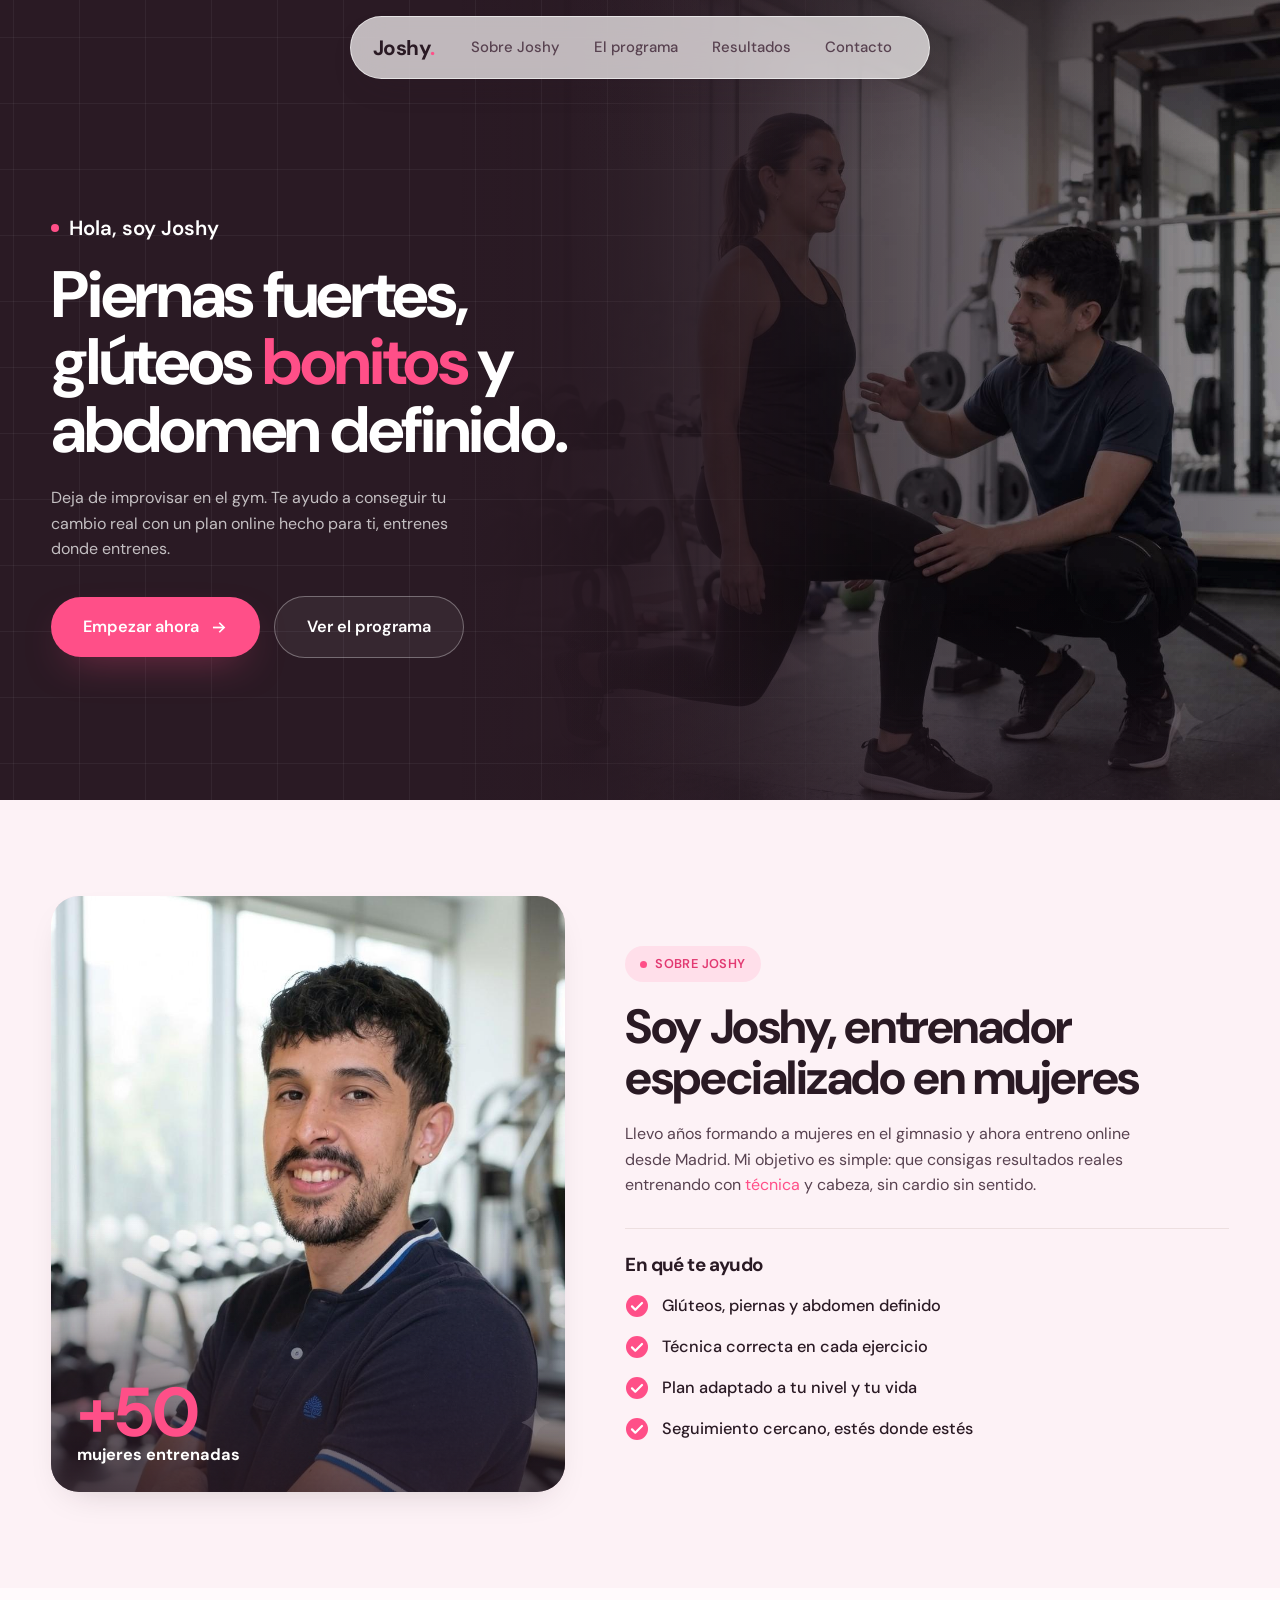
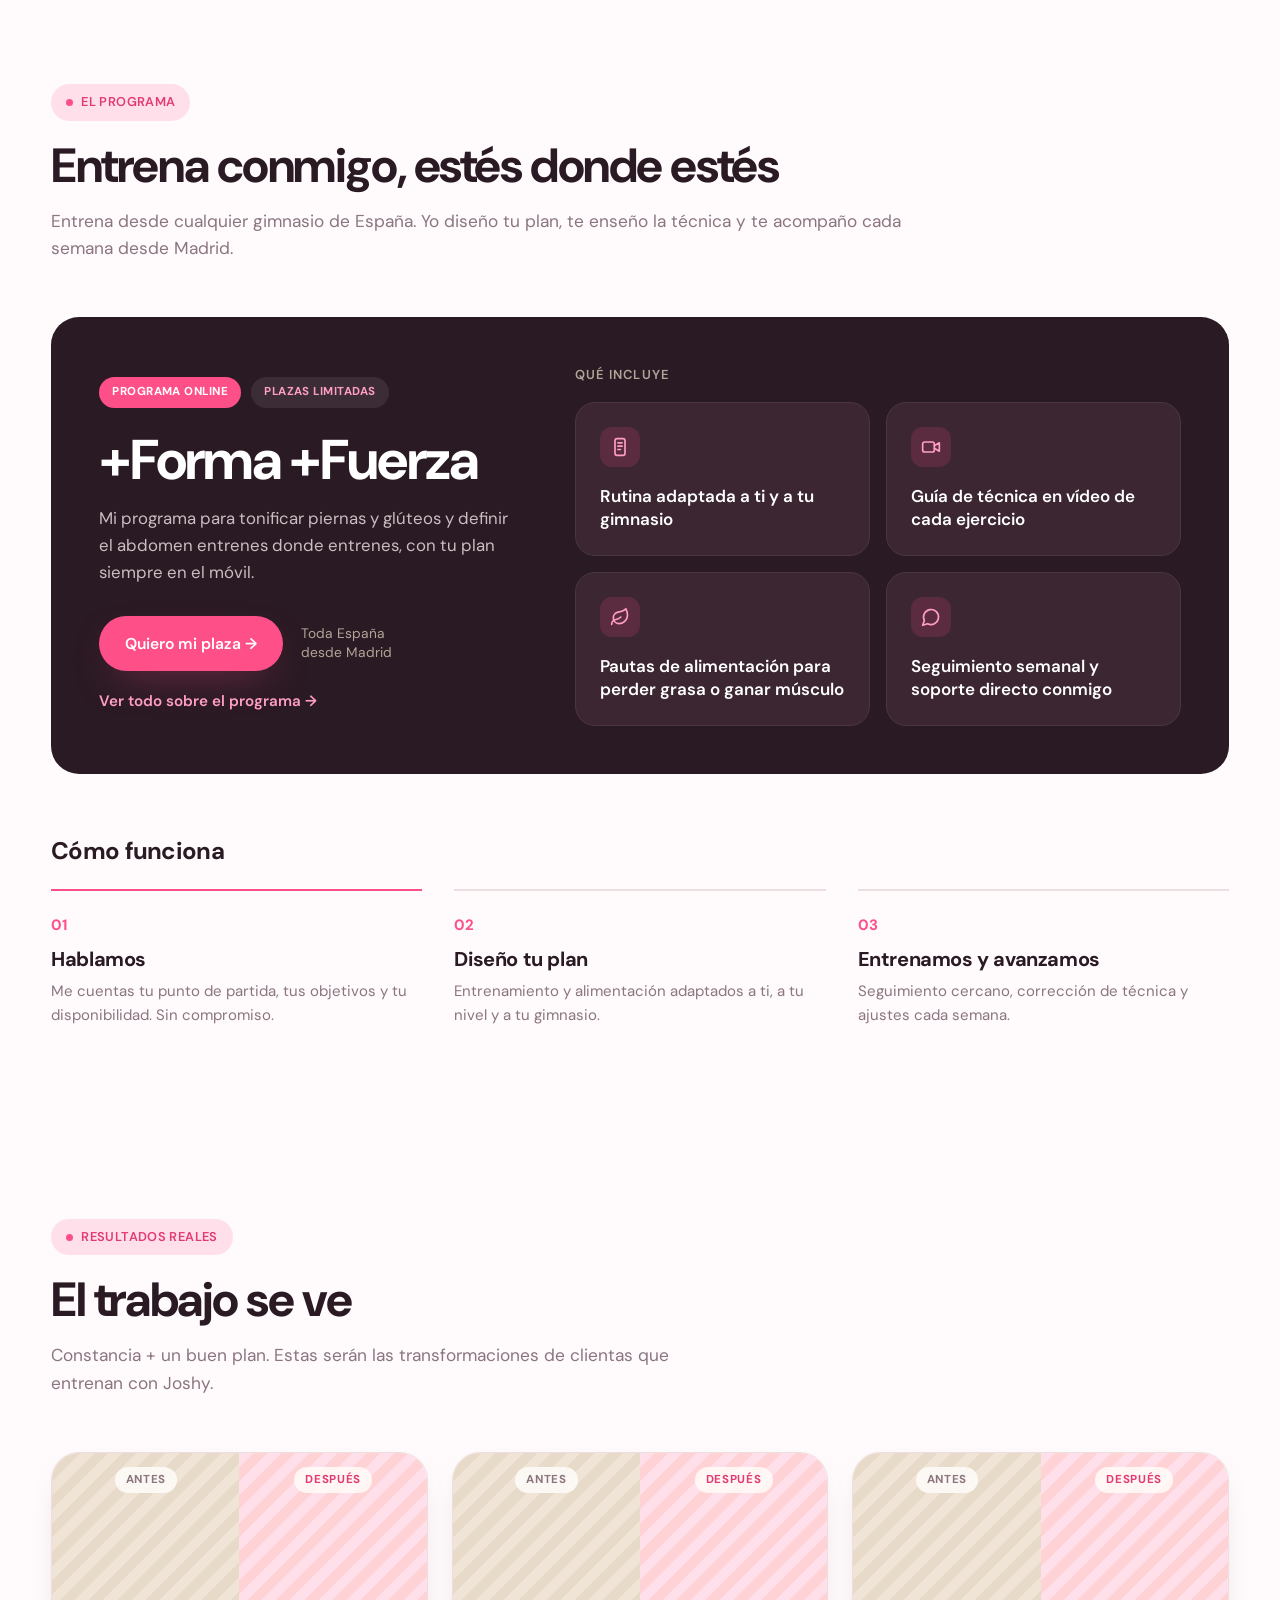
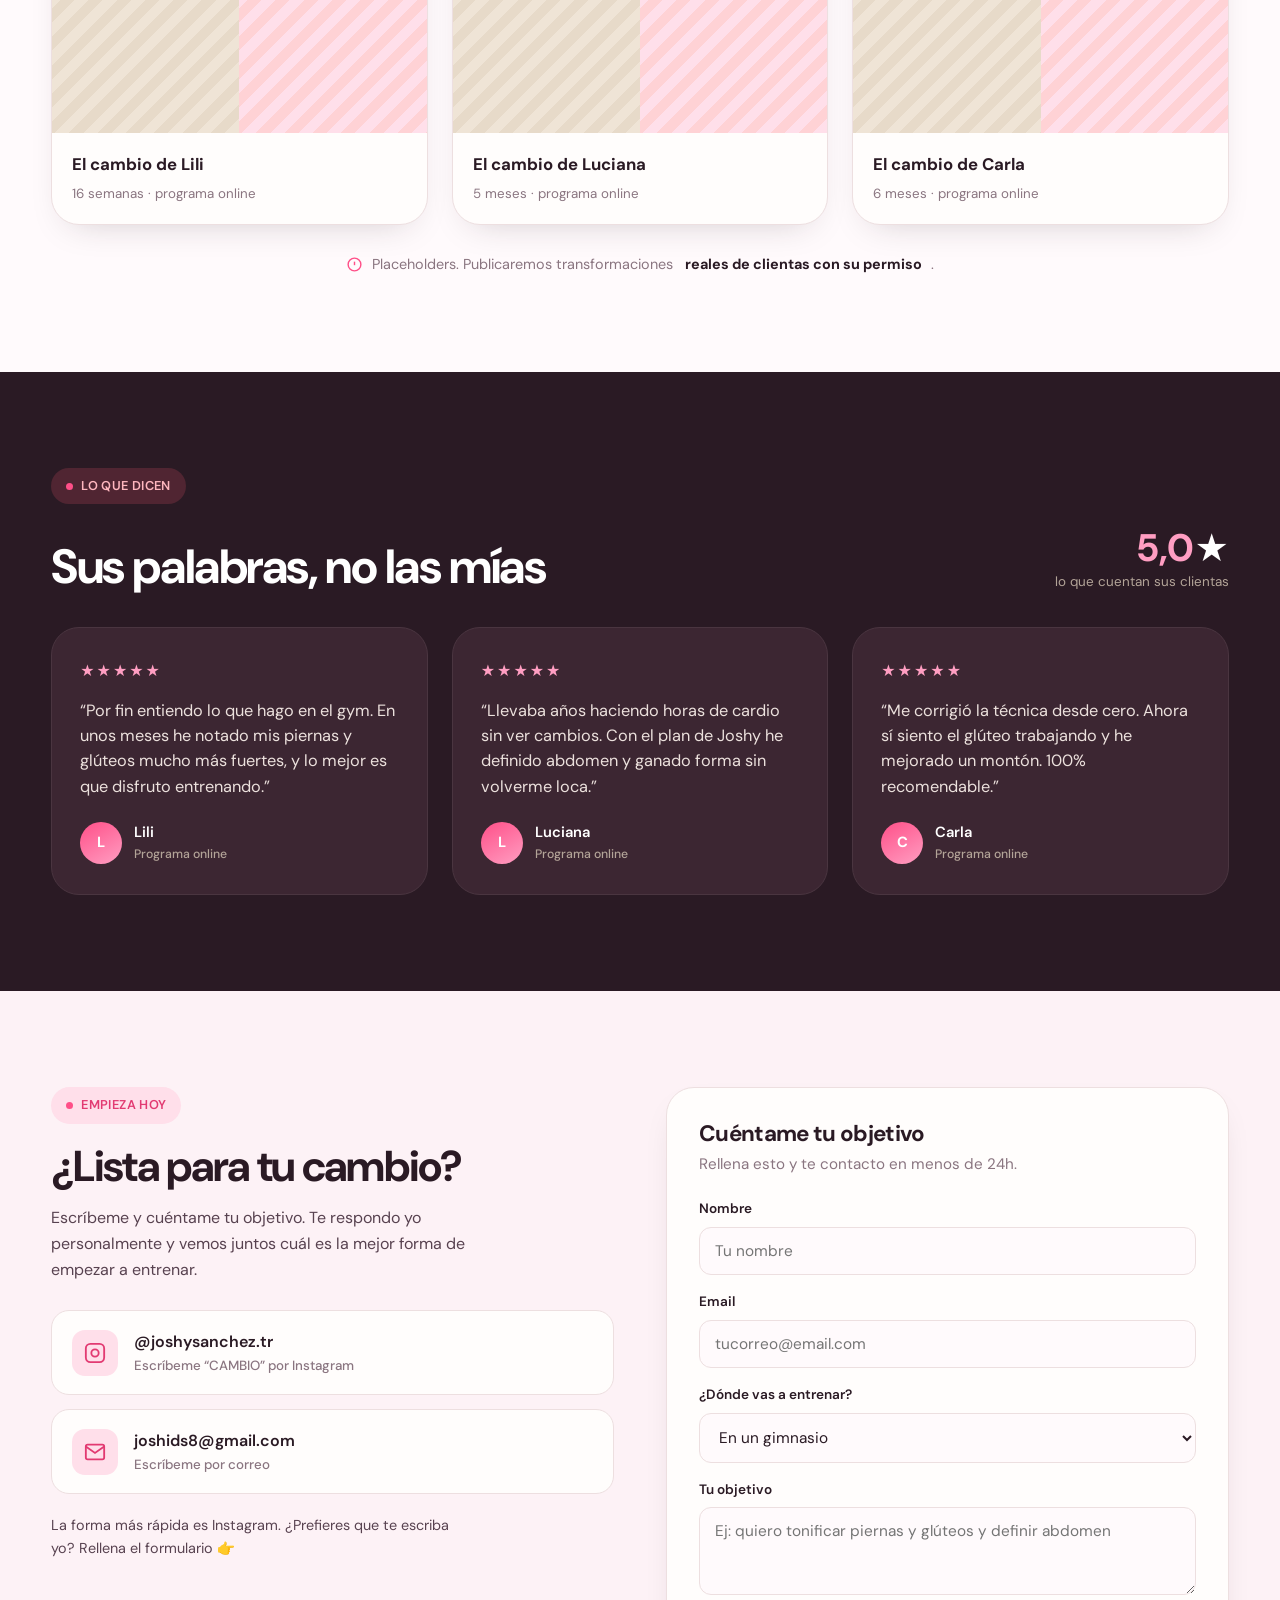
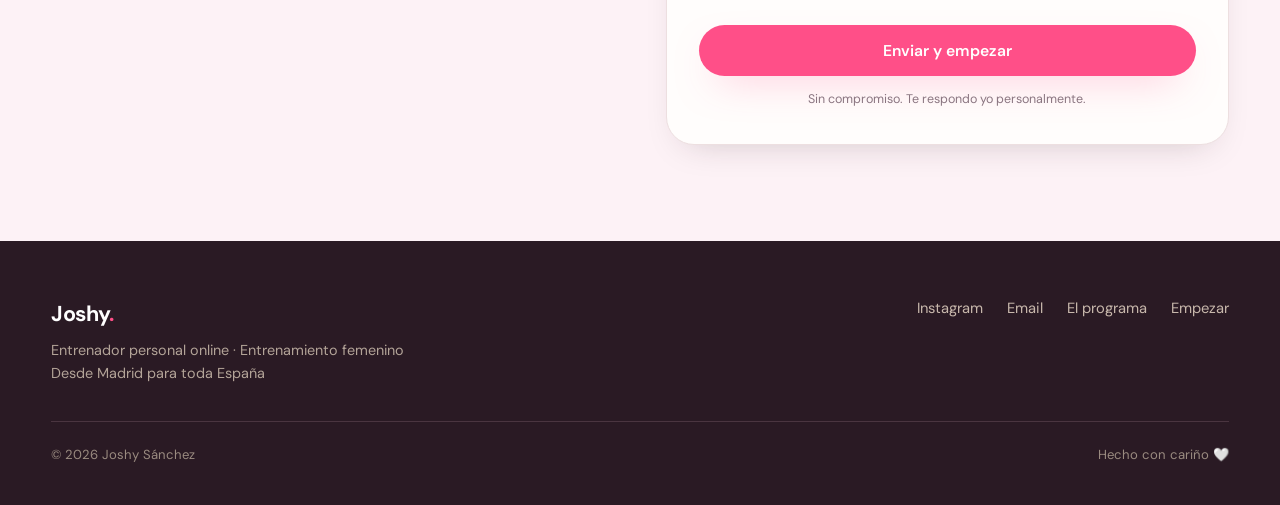
<file: index.html>
<!DOCTYPE html>
<html lang="es">
<head>
<meta charset="UTF-8" />
<meta name="viewport" content="width=device-width, initial-scale=1.0" />
<title>Joshy Sánchez · Entrenador personal online para mujeres | Desde Madrid para toda España</title>
<meta name="description" content="Joshy Sánchez, entrenador personal online especializado en entrenamiento femenino: glúteos, piernas y abdomen definido con foco en la técnica. Programa online +Forma +Fuerza para toda España, desde Madrid." />
<meta name="author" content="Joshy Sánchez" />
<meta name="theme-color" content="#fffafc" />
<link rel="canonical" href="https://joshysancheztrainer.com/" />

<!-- Favicons (Joshy) -->
<link rel="icon" href="favicon.ico?v=3" sizes="any" />
<link rel="icon" type="image/png" sizes="32x32" href="favicon-32.png?v=3" />
<link rel="icon" type="image/png" sizes="16x16" href="favicon-16.png?v=3" />
<link rel="icon" type="image/png" sizes="192x192" href="favicon-192.png?v=3" />
<link rel="apple-touch-icon" sizes="180x180" href="apple-touch-icon.png?v=3" />

<!-- Open Graph / social -->
<meta property="og:type" content="website" />
<meta property="og:locale" content="es_ES" />
<meta property="og:site_name" content="Joshy Sánchez · Entrenador personal" />
<meta property="og:title" content="Joshy Sánchez · Entrenador personal online para mujeres | Desde Madrid para toda España" />
<meta property="og:description" content="Entrenamiento femenino online con foco en la técnica: glúteos, piernas y abdomen definido. Programa +Forma +Fuerza para toda España, desde Madrid." />
<meta property="og:url" content="https://joshysancheztrainer.com/" />
<meta property="og:image" content="https://joshysancheztrainer.com/images/Joshy-portrait.jpeg" />
<meta name="twitter:card" content="summary_large_image" />

<link rel="preconnect" href="https://fonts.googleapis.com" />
<link rel="preconnect" href="https://fonts.gstatic.com" crossorigin />
<link href="https://fonts.googleapis.com/css2?family=DM+Sans:ital,opsz,wght@0,9..40,400;0,9..40,500;0,9..40,600;0,9..40,700;1,9..40,400;1,9..40,500&display=swap" rel="stylesheet" />

<!-- Structured data for AI search / SEO -->
<script type="application/ld+json">
{
  "@context": "https://schema.org",
  "@graph": [
    {
      "@type": "Person",
      "@id": "https://joshysancheztrainer.com/#joshy",
      "name": "Joshy Sánchez",
      "jobTitle": "Entrenador personal online",
      "description": "Entrenador personal online especializado en entrenamiento femenino: glúteos, piernas y abdomen definido con foco en la técnica. Desde Madrid para toda España.",
      "url": "https://joshysancheztrainer.com/",
      "image": "https://joshysancheztrainer.com/images/Joshy-portrait.jpeg",
      "email": "joshids8@gmail.com",
      "sameAs": ["https://www.instagram.com/joshysanchez.tr/"],
      "knowsAbout": ["Entrenamiento de fuerza", "Entrenamiento femenino", "Hipertrofia de glúteos y piernas", "Técnica de ejercicio", "Nutrición deportiva"],
      "areaServed": "España"
    },
    {
      "@type": "ProfessionalService",
      "@id": "https://joshysancheztrainer.com/#service",
      "name": "Joshy Sánchez · Entrenamiento personal online para mujeres",
      "image": "https://joshysancheztrainer.com/images/Joshy-portrait.jpeg",
      "url": "https://joshysancheztrainer.com/",
      "email": "joshids8@gmail.com",
      "priceRange": "€€",
      "founder": {"@id": "https://joshysancheztrainer.com/#joshy"},
      "areaServed": {"@type": "Country", "name": "España"},
      "sameAs": ["https://www.instagram.com/joshysanchez.tr/"],
      "hasOfferCatalog": {
        "@type": "OfferCatalog",
        "name": "Programa online de Joshy",
        "itemListElement": [
          {"@type": "Offer", "itemOffered": {"@type": "Service", "@id": "https://joshysancheztrainer.com/programa/#service", "url": "https://joshysancheztrainer.com/programa/", "name": "Programa online +Forma +Fuerza", "description": "Rutina adaptada a ti y a tu gimnasio, guía de técnica en vídeo, pautas de alimentación y seguimiento directo, para toda España."}}
        ]
      }
    }
  ]
}
</script>

<link rel="stylesheet" href="styles.css" />
</head>
<body>

<!-- ============ NAV ============ -->
<header>
  <div class="wrap">
    <nav>
      <a class="brand" href="#top" aria-label="Joshy Sánchez — inicio">Joshy<span>.</span></a>
      <div class="nav-links">
        <a href="#sobre">Sobre Joshy</a>
        <a href="#metodos">El programa</a>
        <a href="#resultados">Resultados</a>
        <a href="#contacto">Contacto</a>
      </div>
      <a class="nav-cta" href="#contacto">Empezar mi cambio</a>
    </nav>
  </div>
</header>

<!-- ============ HERO ============ -->
<section class="hero" id="top">
  <div class="hero-media">
    <img src="images/Joshy-training.jpeg" alt="Joshy Sánchez, entrenador personal online, en el gimnasio" />
  </div>
  <div class="hero-overlay"></div>
  <div class="hero-grid-lines"></div>
  <div class="wrap">
    <div class="hero-content reveal">
      <p class="hero-hi"><span class="d"></span>Hola, soy Joshy</p>
      <h1>Piernas fuertes, glúteos <em>bonitos</em> y abdomen definido.</h1>
      <p class="lead">Deja de improvisar en el gym. Te ayudo a conseguir tu cambio real con un plan online hecho para ti, entrenes donde entrenes.</p>
      <div class="hero-cta">
        <a class="btn btn-primary btn-lg" href="#contacto">
          Empezar ahora
          <svg class="icon" viewBox="0 0 24 24" fill="none" stroke="currentColor" stroke-width="2.2"><path d="M5 12h14"/><path d="m13 6 6 6-6 6"/></svg>
        </a>
        <a class="btn btn-ghost-light btn-lg" href="#metodos">Ver el programa</a>
      </div>
    </div>
  </div>
</section>

<!-- ============ ABOUT ============ -->
<section class="block about" id="sobre">
  <div class="wrap about-grid">
    <div class="about-photo reveal">
      <img src="images/Joshy-portrait.jpeg" alt="Retrato de Joshy Sánchez, entrenador personal" />
      <div class="about-stat"><span class="big">+50</span><span class="lbl">mujeres entrenadas</span></div>
    </div>
    <div class="about-text reveal">
      <span class="eyebrow"><span class="d"></span>Sobre Joshy</span>
      <h2>Soy Joshy, entrenador especializado en mujeres</h2>
      <p>Llevo años formando a mujeres en el gimnasio y ahora entreno online desde Madrid. Mi objetivo es simple: que consigas resultados reales entrenando con <em>técnica</em> y cabeza, sin cardio sin sentido.</p>
      <hr class="about-div" />
      <h3 class="about-sub">En qué te ayudo</h3>
      <ul class="about-list">
        <li><svg viewBox="0 0 24 24"><circle cx="12" cy="12" r="11" fill="currentColor"/><path d="m7 12.4 3.3 3.3L17 9" fill="none" stroke="#fff" stroke-width="2.2" stroke-linecap="round" stroke-linejoin="round"/></svg>Glúteos, piernas y abdomen definido</li>
        <li><svg viewBox="0 0 24 24"><circle cx="12" cy="12" r="11" fill="currentColor"/><path d="m7 12.4 3.3 3.3L17 9" fill="none" stroke="#fff" stroke-width="2.2" stroke-linecap="round" stroke-linejoin="round"/></svg>Técnica correcta en cada ejercicio</li>
        <li><svg viewBox="0 0 24 24"><circle cx="12" cy="12" r="11" fill="currentColor"/><path d="m7 12.4 3.3 3.3L17 9" fill="none" stroke="#fff" stroke-width="2.2" stroke-linecap="round" stroke-linejoin="round"/></svg>Plan adaptado a tu nivel y tu vida</li>
        <li><svg viewBox="0 0 24 24"><circle cx="12" cy="12" r="11" fill="currentColor"/><path d="m7 12.4 3.3 3.3L17 9" fill="none" stroke="#fff" stroke-width="2.2" stroke-linecap="round" stroke-linejoin="round"/></svg>Seguimiento cercano, estés donde estés</li>
      </ul>
    </div>
  </div>
</section>

<!-- ============ METHODS ============ -->
<section class="block" id="metodos">
  <div class="wrap">
    <div class="section-head wide reveal">
      <span class="eyebrow"><span class="d"></span>El programa</span>
      <h2>Entrena conmigo, estés donde estés</h2>
      <p>Entrena desde cualquier gimnasio de España. Yo diseño tu plan, te enseño la técnica y te acompaño cada semana desde Madrid.</p>
    </div>
    <div class="program reveal">
      <div>
        <div class="program-tags">
          <span class="tag tag-solid">Programa online</span>
          <span class="tag tag-soft">Plazas limitadas</span>
        </div>
        <h3>+Forma +Fuerza</h3>
        <p class="program-desc">Mi programa para tonificar piernas y glúteos y definir el abdomen entrenes donde entrenes, con tu plan siempre en el móvil.</p>
        <div class="program-cta">
          <a class="btn btn-primary" href="#contacto">Quiero mi plaza →</a>
          <small>Toda España<br />desde Madrid</small>
        </div>
        <a class="program-more" href="programa/">Ver todo sobre el programa →</a>
      </div>
      <div>
        <span class="program-label">Qué incluye</span>
        <div class="program-grid">
          <div class="incl">
            <span class="ic"><svg viewBox="0 0 24 24" fill="none" stroke="currentColor" stroke-width="2" stroke-linecap="round" stroke-linejoin="round"><rect x="6" y="2" width="12" height="20" rx="2.5"/><path d="M9.5 7h5M9.5 11h5M9.5 15h3"/></svg></span>
            <p>Rutina adaptada a ti y a tu gimnasio</p>
          </div>
          <div class="incl">
            <span class="ic"><svg viewBox="0 0 24 24" fill="none" stroke="currentColor" stroke-width="2" stroke-linecap="round" stroke-linejoin="round"><rect x="2" y="6" width="14" height="12" rx="2.5"/><path d="m16 10.5 6-3.5v10l-6-3.5"/></svg></span>
            <p>Guía de técnica en vídeo de cada ejercicio</p>
          </div>
          <div class="incl">
            <span class="ic"><svg viewBox="0 0 24 24" fill="none" stroke="currentColor" stroke-width="2" stroke-linecap="round" stroke-linejoin="round"><path d="M11 20A7 7 0 0 1 9.8 6.1C15.5 5 17 4.48 19 2c1 2 2 4.18 2 8 0 5.5-4.78 10-10 10Z"/><path d="M2 21c0-3 1.85-5.36 5.08-6C9.5 14.52 12 13 13 12"/></svg></span>
            <p>Pautas de alimentación para perder grasa o ganar músculo</p>
          </div>
          <div class="incl">
            <span class="ic"><svg viewBox="0 0 24 24" fill="none" stroke="currentColor" stroke-width="2" stroke-linecap="round" stroke-linejoin="round"><path d="M7.9 20A9 9 0 1 0 4 16.1L2 22Z"/></svg></span>
            <p>Seguimiento semanal y soporte directo conmigo</p>
          </div>
        </div>
      </div>
    </div>
    <h3 class="steps-head reveal">Cómo funciona</h3>
    <div class="steps">
      <div class="step reveal">
        <span class="n">01</span>
        <h4>Hablamos</h4>
        <p>Me cuentas tu punto de partida, tus objetivos y tu disponibilidad. Sin compromiso.</p>
      </div>
      <div class="step reveal">
        <span class="n">02</span>
        <h4>Diseño tu plan</h4>
        <p>Entrenamiento y alimentación adaptados a ti, a tu nivel y a tu gimnasio.</p>
      </div>
      <div class="step reveal">
        <span class="n">03</span>
        <h4>Entrenamos y avanzamos</h4>
        <p>Seguimiento cercano, corrección de técnica y ajustes cada semana.</p>
      </div>
    </div>
  </div>
</section>

<!-- ============ RESULTS (before/after) ============ -->
<section class="block" id="resultados">
  <div class="wrap">
    <div class="section-head reveal">
      <span class="eyebrow"><span class="d"></span>Resultados reales</span>
      <h2>El trabajo se ve</h2>
      <p>Constancia + un buen plan. Estas serán las transformaciones de clientas que entrenan con Joshy.</p>
    </div>
    <div class="ba-grid">
      <div class="ba-card reveal">
        <div class="ba-visual"><div class="ba-half before"><span>Antes</span></div><div class="ba-half after"><span>Después</span></div></div>
        <div class="cap"><strong>El cambio de Lili</strong><small>16 semanas · programa online</small></div>
      </div>
      <div class="ba-card reveal">
        <div class="ba-visual"><div class="ba-half before"><span>Antes</span></div><div class="ba-half after"><span>Después</span></div></div>
        <div class="cap"><strong>El cambio de Luciana</strong><small>5 meses · programa online</small></div>
      </div>
      <div class="ba-card reveal">
        <div class="ba-visual"><div class="ba-half before"><span>Antes</span></div><div class="ba-half after"><span>Después</span></div></div>
        <div class="cap"><strong>El cambio de Carla</strong><small>6 meses · programa online</small></div>
      </div>
    </div>
    <p class="ba-note">
      <svg viewBox="0 0 24 24" fill="none" stroke="currentColor" stroke-width="2"><circle cx="12" cy="12" r="9"/><path d="M12 8v5"/><path d="M12 16h.01"/></svg>
      Placeholders. Publicaremos transformaciones <strong style="color:var(--ink)">&nbsp;reales de clientas con su permiso</strong>.
    </p>
  </div>
</section>

<!-- ============ TESTIMONIALS ============ -->
<section class="block testi" id="testimonios">
  <div class="wrap">
    <div class="section-head reveal" style="max-width:none;margin-bottom:34px">
      <div class="testi-top">
        <div style="max-width:560px">
          <span class="eyebrow"><span class="d"></span>Lo que dicen</span>
          <h2 style="margin-top:18px">Sus palabras, no las mías</h2>
        </div>
        <div class="testi-rating">
          <div class="big">5,0<span style="color:#fff">★</span></div>
          <small>lo que cuentan sus clientas</small>
        </div>
      </div>
    </div>
    <div class="testi-grid">
      <div class="testi-card reveal">
        <div class="stars" aria-label="5 de 5 estrellas">★★★★★</div>
        <p>“Por fin entiendo lo que hago en el gym. En unos meses he notado mis piernas y glúteos mucho más fuertes, y lo mejor es que disfruto entrenando.”</p>
        <div class="who"><span class="av">L</span><span>Lili<small>Programa online</small></span></div>
      </div>
      <div class="testi-card reveal">
        <div class="stars" aria-label="5 de 5 estrellas">★★★★★</div>
        <p>“Llevaba años haciendo horas de cardio sin ver cambios. Con el plan de Joshy he definido abdomen y ganado forma sin volverme loca.”</p>
        <div class="who"><span class="av">L</span><span>Luciana<small>Programa online</small></span></div>
      </div>
      <div class="testi-card reveal">
        <div class="stars" aria-label="5 de 5 estrellas">★★★★★</div>
        <p>“Me corrigió la técnica desde cero. Ahora sí siento el glúteo trabajando y he mejorado un montón. 100% recomendable.”</p>
        <div class="who"><span class="av">C</span><span>Carla<small>Programa online</small></span></div>
      </div>
    </div>
  </div>
</section>

<!-- ============ CONTACT ============ -->
<section class="block contact" id="contacto">
  <div class="wrap contact-grid">
    <div class="contact-copy reveal">
      <span class="eyebrow"><span class="d"></span>Empieza hoy</span>
      <h2 style="margin-top:20px">¿Lista para tu cambio?</h2>
      <p>Escríbeme y cuéntame tu objetivo. Te respondo yo personalmente y vemos juntos cuál es la mejor forma de empezar a entrenar.</p>
      <div class="contact-direct">
        <a href="https://instagram.com/joshysanchez.tr" target="_blank" rel="noopener">
          <span class="ic"><svg viewBox="0 0 24 24" fill="none" stroke="currentColor" stroke-width="2"><rect x="2" y="2" width="20" height="20" rx="5"/><circle cx="12" cy="12" r="4"/><line x1="17.5" y1="6.5" x2="17.5" y2="6.5"/></svg></span>
          <span>@joshysanchez.tr<small>Escríbeme “CAMBIO” por Instagram</small></span>
        </a>
        <a href="mailto:joshids8@gmail.com?subject=Quiero%20empezar%20mi%20cambio">
          <span class="ic"><svg viewBox="0 0 24 24" fill="none" stroke="currentColor" stroke-width="2"><rect x="2" y="4" width="20" height="16" rx="2"/><path d="m2 6 10 7 10-7"/></svg></span>
          <span>joshids8@gmail.com<small>Escríbeme por correo</small></span>
        </a>
      </div>
      <p class="contact-hint">La forma más rápida es Instagram. ¿Prefieres que te escriba yo? Rellena el formulario 👉</p>
    </div>

    <!-- Formspree: crea la cuenta con pelayocouceiro@gmail.com (las consultas del formulario te llegan a ti) y sustituye "TU_ID" por tu ID real de formspree.io -->
    <form action="https://formspree.io/f/TU_ID" method="POST" class="reveal">
      <h3>Cuéntame tu objetivo</h3>
      <p class="sub">Rellena esto y te contacto en menos de 24h.</p>
      <div class="field">
        <label for="nombre">Nombre</label>
        <input type="text" id="nombre" name="nombre" placeholder="Tu nombre" required />
      </div>
      <div class="field">
        <label for="email">Email</label>
        <input type="email" id="email" name="email" placeholder="tucorreo@email.com" required />
      </div>
      <div class="field">
        <label for="lugar">¿Dónde vas a entrenar?</label>
        <select id="lugar" name="lugar">
          <option>En un gimnasio</option>
          <option>En casa</option>
          <option>Aún no lo sé</option>
        </select>
      </div>
      <div class="field">
        <label for="objetivo">Tu objetivo</label>
        <textarea id="objetivo" name="objetivo" rows="3" placeholder="Ej: quiero tonificar piernas y glúteos y definir abdomen"></textarea>
      </div>
      <button type="submit" class="btn btn-primary">Enviar y empezar</button>
      <p class="fineprint">Sin compromiso. Te respondo yo personalmente.</p>
    </form>
  </div>
</section>

<!-- ============ FOOTER ============ -->
<footer>
  <div class="wrap">
    <div class="foot">
      <div>
        <div class="brand">Joshy<span>.</span></div>
        <p>Entrenador personal online · Entrenamiento femenino<br />Desde Madrid para toda España</p>
      </div>
      <div class="foot-links">
        <a href="https://instagram.com/joshysanchez.tr" target="_blank" rel="noopener">Instagram</a>
        <a href="mailto:joshids8@gmail.com">Email</a>
        <a href="programa/">El programa</a>
        <a href="#contacto">Empezar</a>
      </div>
    </div>
    <div class="foot-bottom">
      <span>© 2026 Joshy Sánchez</span>
      <span>Hecho con cariño 🤍</span>
    </div>
  </div>
</footer>

<script src="main.js"></script>
</body>
</html>
</file>
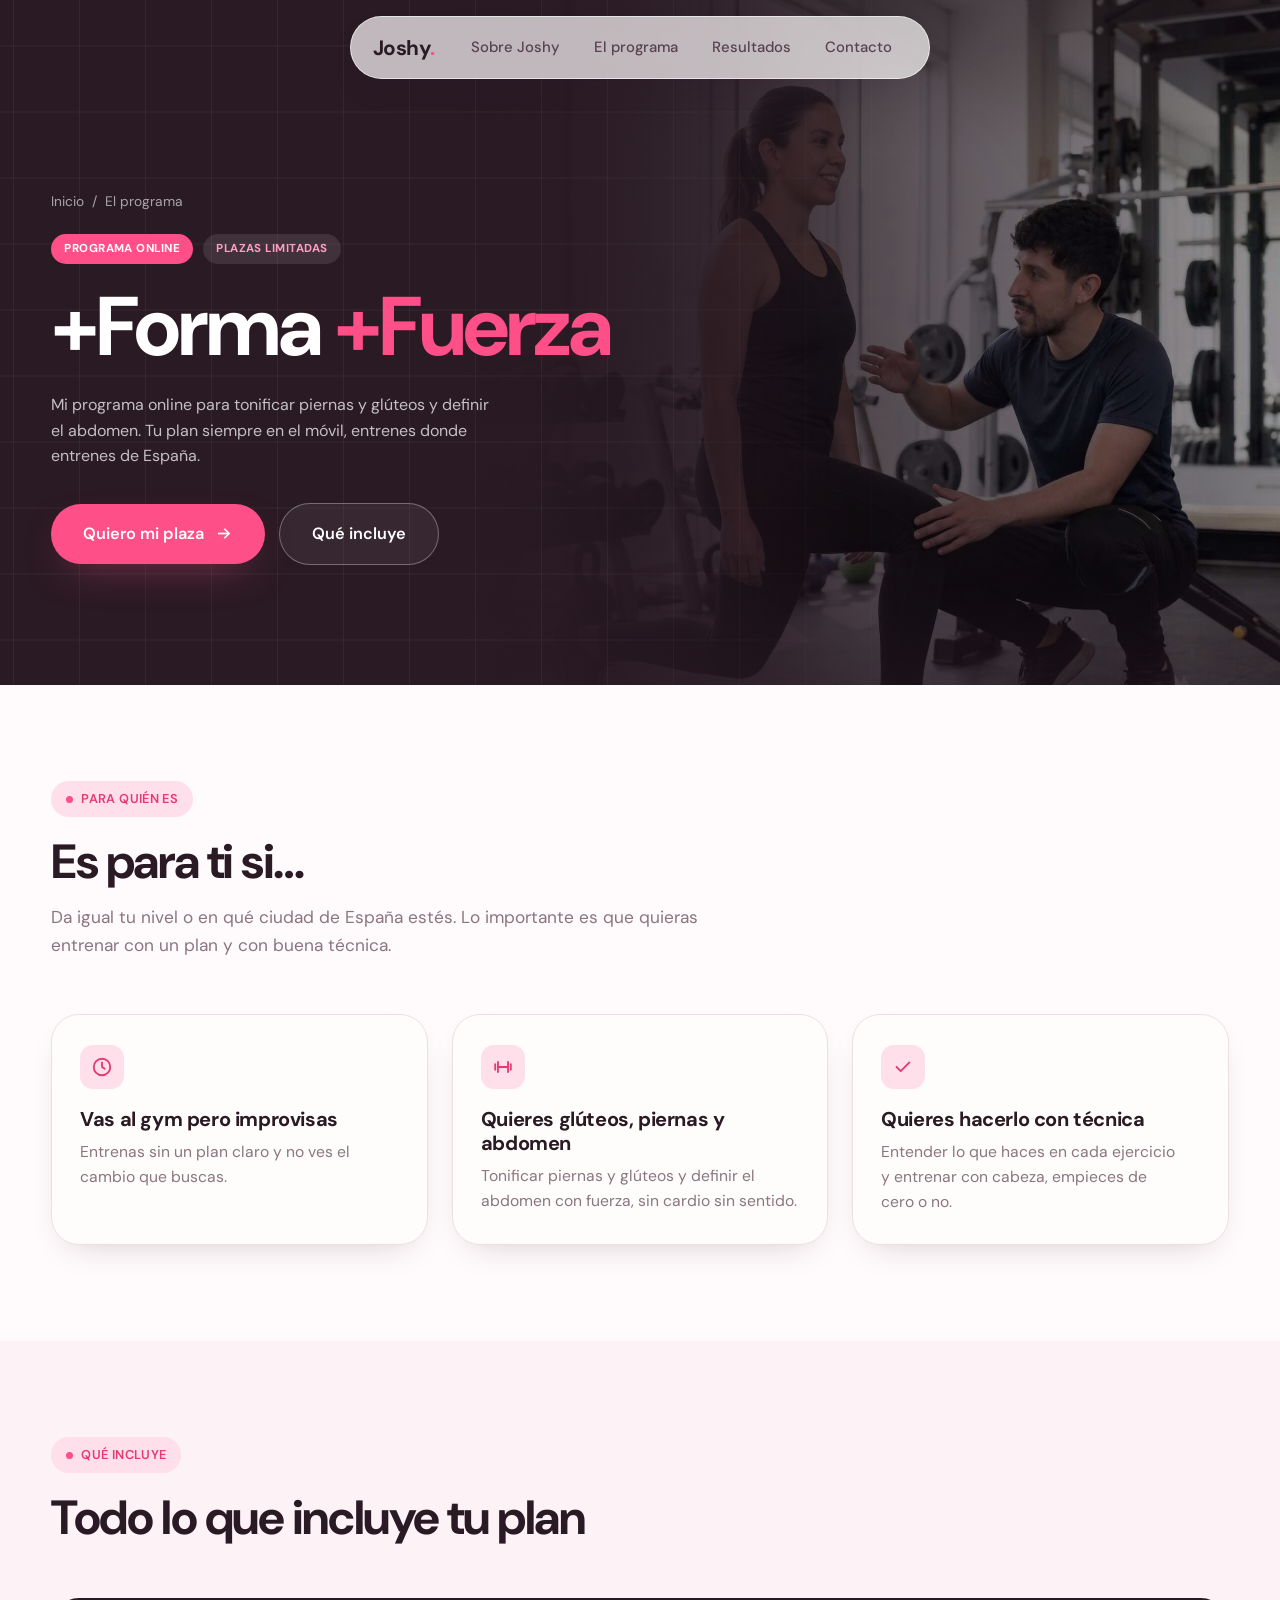
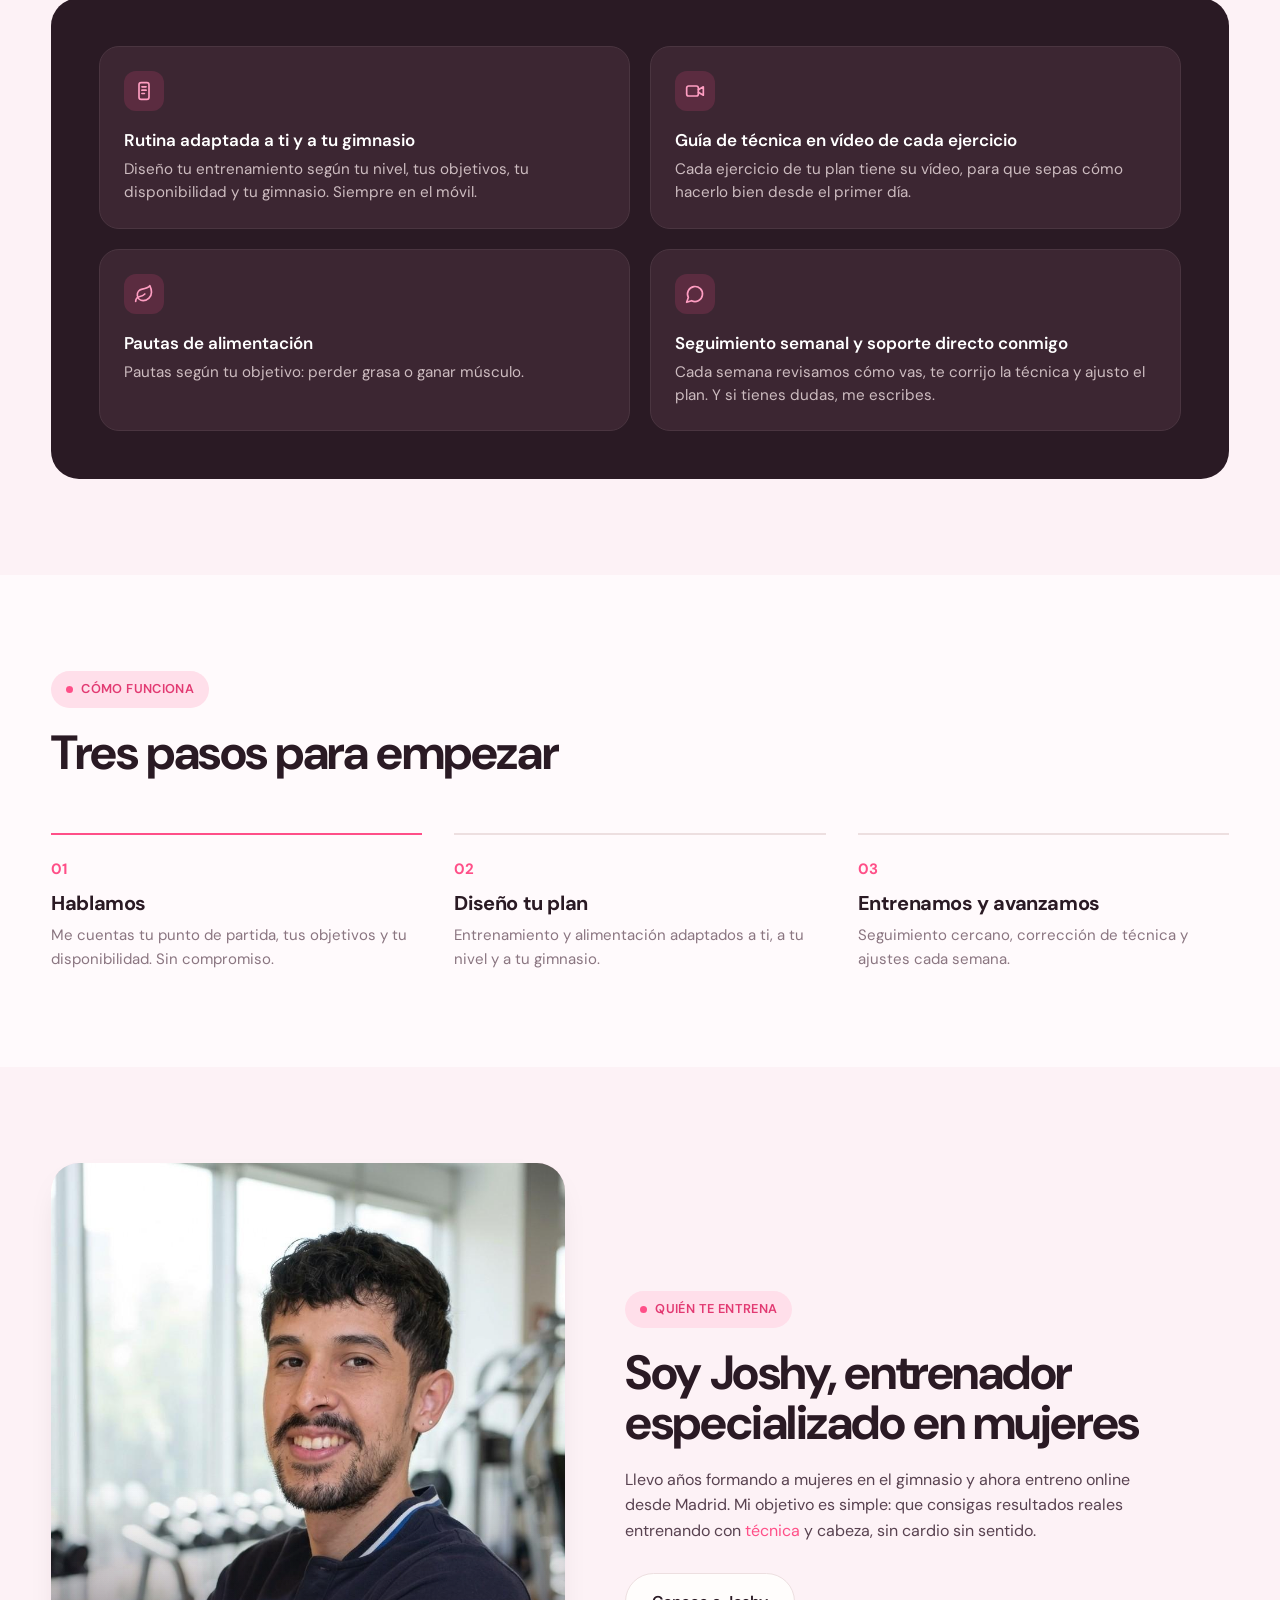
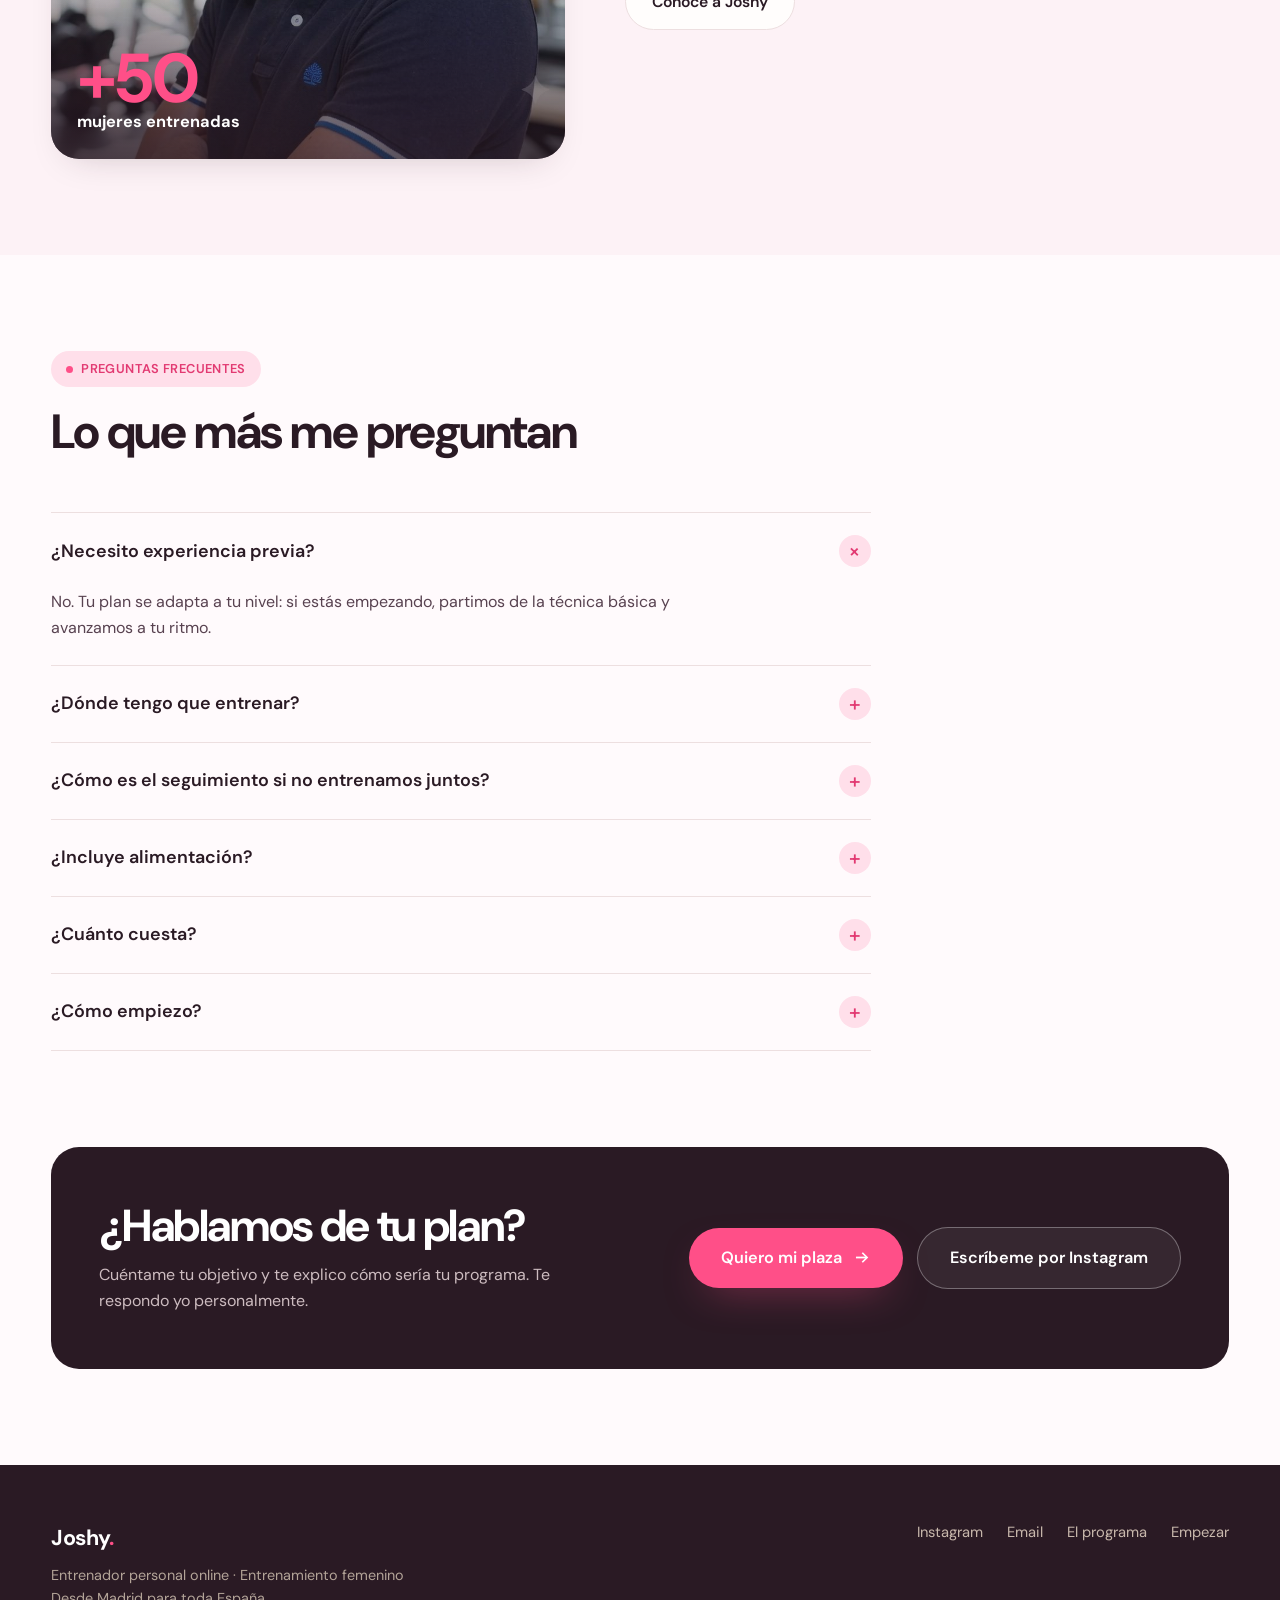
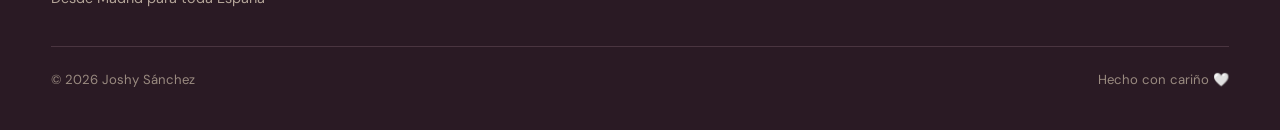
<file: programa/index.html>
<!DOCTYPE html>
<html lang="es">
<head>
<meta charset="UTF-8" />
<meta name="viewport" content="width=device-width, initial-scale=1.0" />
<title>+Forma +Fuerza · Programa de entrenamiento online para mujeres | Joshy Sánchez</title>
<meta name="description" content="+Forma +Fuerza es el programa de entrenamiento online para mujeres de Joshy Sánchez: rutina adaptada a ti y a tu gimnasio, técnica en vídeo, pautas de alimentación y seguimiento semanal. Para toda España, desde Madrid." />
<meta name="author" content="Joshy Sánchez" />
<meta name="theme-color" content="#fffafc" />
<link rel="canonical" href="https://joshysancheztrainer.com/programa/" />

<!-- Favicons (Joshy) -->
<link rel="icon" href="../favicon.ico?v=3" sizes="any" />
<link rel="icon" type="image/png" sizes="32x32" href="../favicon-32.png?v=3" />
<link rel="icon" type="image/png" sizes="16x16" href="../favicon-16.png?v=3" />
<link rel="icon" type="image/png" sizes="192x192" href="../favicon-192.png?v=3" />
<link rel="apple-touch-icon" sizes="180x180" href="../apple-touch-icon.png?v=3" />

<!-- Open Graph / social -->
<meta property="og:type" content="website" />
<meta property="og:locale" content="es_ES" />
<meta property="og:site_name" content="Joshy Sánchez · Entrenador personal" />
<meta property="og:title" content="+Forma +Fuerza · Programa de entrenamiento online para mujeres" />
<meta property="og:description" content="Rutina adaptada a ti y a tu gimnasio, técnica en vídeo, pautas de alimentación y seguimiento semanal con Joshy Sánchez. Para toda España, desde Madrid." />
<meta property="og:url" content="https://joshysancheztrainer.com/programa/" />
<meta property="og:image" content="https://joshysancheztrainer.com/images/Joshy-training.jpeg" />
<meta name="twitter:card" content="summary_large_image" />

<link rel="preconnect" href="https://fonts.googleapis.com" />
<link rel="preconnect" href="https://fonts.gstatic.com" crossorigin />
<link href="https://fonts.googleapis.com/css2?family=DM+Sans:ital,opsz,wght@0,9..40,400;0,9..40,500;0,9..40,600;0,9..40,700;1,9..40,400;1,9..40,500&display=swap" rel="stylesheet" />

<!-- Structured data for AI search / SEO -->
<script type="application/ld+json">
{
  "@context": "https://schema.org",
  "@graph": [
    {
      "@type": "WebPage",
      "@id": "https://joshysancheztrainer.com/programa/#webpage",
      "url": "https://joshysancheztrainer.com/programa/",
      "name": "+Forma +Fuerza · Programa de entrenamiento online para mujeres",
      "inLanguage": "es-ES",
      "about": {"@id": "https://joshysancheztrainer.com/programa/#service"},
      "breadcrumb": {"@id": "https://joshysancheztrainer.com/programa/#breadcrumb"}
    },
    {
      "@type": "Service",
      "@id": "https://joshysancheztrainer.com/programa/#service",
      "name": "+Forma +Fuerza",
      "serviceType": "Entrenamiento personal online para mujeres",
      "description": "Programa online para tonificar piernas y glúteos y definir el abdomen: rutina adaptada a ti y a tu gimnasio, guía de técnica en vídeo de cada ejercicio, pautas de alimentación para perder grasa o ganar músculo y seguimiento semanal con soporte directo.",
      "url": "https://joshysancheztrainer.com/programa/",
      "image": "https://joshysancheztrainer.com/images/Joshy-training.jpeg",
      "provider": {"@id": "https://joshysancheztrainer.com/#joshy"},
      "areaServed": {"@type": "Country", "name": "España"},
      "audience": {"@type": "PeopleAudience", "audienceType": "Mujeres que entrenan en el gimnasio"}
    },
    {
      "@type": "BreadcrumbList",
      "@id": "https://joshysancheztrainer.com/programa/#breadcrumb",
      "itemListElement": [
        {"@type": "ListItem", "position": 1, "name": "Inicio", "item": "https://joshysancheztrainer.com/"},
        {"@type": "ListItem", "position": 2, "name": "El programa", "item": "https://joshysancheztrainer.com/programa/"}
      ]
    },
    {
      "@type": "FAQPage",
      "@id": "https://joshysancheztrainer.com/programa/#faq",
      "mainEntity": [
        {"@type": "Question", "name": "¿Necesito experiencia previa?", "acceptedAnswer": {"@type": "Answer", "text": "No. Tu plan se adapta a tu nivel: si estás empezando, partimos de la técnica básica y avanzamos a tu ritmo."}},
        {"@type": "Question", "name": "¿Dónde tengo que entrenar?", "acceptedAnswer": {"@type": "Answer", "text": "En tu gimnasio, estés donde estés de España. Diseño la rutina pensando en tu gimnasio y en tu disponibilidad."}},
        {"@type": "Question", "name": "¿Cómo es el seguimiento si no entrenamos juntos?", "acceptedAnswer": {"@type": "Answer", "text": "Cada semana revisamos cómo vas, te corrijo la técnica y ajusto el plan. Y si te surge una duda entre medias, me escribes directamente."}},
        {"@type": "Question", "name": "¿Incluye alimentación?", "acceptedAnswer": {"@type": "Answer", "text": "Sí. Te doy pautas de alimentación según tu objetivo: perder grasa o ganar músculo."}},
        {"@type": "Question", "name": "¿Cuánto cuesta?", "acceptedAnswer": {"@type": "Answer", "text": "No publico precios porque cada plan es distinto. Escríbeme, me cuentas tu caso y te explico las condiciones, sin compromiso."}},
        {"@type": "Question", "name": "¿Cómo empiezo?", "acceptedAnswer": {"@type": "Answer", "text": "Escríbeme “CAMBIO” por Instagram (@joshysanchez.tr) o rellena el formulario de la web y te contacto en menos de 24 horas."}}
      ]
    }
  ]
}
</script>

<link rel="stylesheet" href="../styles.css" />
</head>
<body>

<!-- ============ NAV ============ -->
<header>
  <div class="wrap">
    <nav>
      <a class="brand" href="../" aria-label="Joshy Sánchez — inicio">Joshy<span>.</span></a>
      <div class="nav-links">
        <a href="../#sobre">Sobre Joshy</a>
        <a href="#top" aria-current="page">El programa</a>
        <a href="../#resultados">Resultados</a>
        <a href="../#contacto">Contacto</a>
      </div>
      <a class="nav-cta" href="../#contacto">Quiero mi plaza</a>
    </nav>
  </div>
</header>

<!-- ============ HERO ============ -->
<section class="hero page-hero" id="top">
  <div class="hero-media">
    <img src="../images/Joshy-training.jpeg" alt="Joshy Sánchez, entrenador personal online, en el gimnasio" />
  </div>
  <div class="hero-overlay"></div>
  <div class="hero-grid-lines"></div>
  <div class="wrap">
    <div class="hero-content reveal">
      <p class="crumbs"><a href="../">Inicio</a><span>/</span><span>El programa</span></p>
      <div class="hero-tags">
        <span class="tag tag-solid">Programa online</span>
        <span class="tag tag-soft">Plazas limitadas</span>
      </div>
      <h1>+Forma <em>+Fuerza</em></h1>
      <p class="lead">Mi programa online para tonificar piernas y glúteos y definir el abdomen. Tu plan siempre en el móvil, entrenes donde entrenes de España.</p>
      <div class="hero-cta">
        <a class="btn btn-primary btn-lg" href="../#contacto">
          Quiero mi plaza
          <svg class="icon" viewBox="0 0 24 24" fill="none" stroke="currentColor" stroke-width="2.2"><path d="M5 12h14"/><path d="m13 6 6 6-6 6"/></svg>
        </a>
        <a class="btn btn-ghost-light btn-lg" href="#incluye">Qué incluye</a>
      </div>
    </div>
  </div>
</section>

<!-- ============ FOR WHOM ============ -->
<section class="block" id="para-quien">
  <div class="wrap">
    <div class="section-head reveal">
      <span class="eyebrow"><span class="d"></span>Para quién es</span>
      <h2>Es para ti si…</h2>
      <p>Da igual tu nivel o en qué ciudad de España estés. Lo importante es que quieras entrenar con un plan y con buena técnica.</p>
    </div>
    <div class="fit-grid">
      <div class="fit-card reveal">
        <span class="ic"><svg viewBox="0 0 24 24" fill="none" stroke="currentColor" stroke-width="2" stroke-linecap="round" stroke-linejoin="round"><circle cx="12" cy="12" r="9"/><path d="M12 7v5l3 2"/></svg></span>
        <h3>Vas al gym pero improvisas</h3>
        <p>Entrenas sin un plan claro y no ves el cambio que buscas.</p>
      </div>
      <div class="fit-card reveal">
        <span class="ic"><svg viewBox="0 0 24 24" fill="none" stroke="currentColor" stroke-width="2" stroke-linecap="round" stroke-linejoin="round"><path d="M6.5 6.5v11M17.5 6.5v11M3.5 9v6M20.5 9v6M6.5 12h11"/></svg></span>
        <h3>Quieres glúteos, piernas y abdomen</h3>
        <p>Tonificar piernas y glúteos y definir el abdomen con fuerza, sin cardio sin&nbsp;sentido.</p>
      </div>
      <div class="fit-card reveal">
        <span class="ic"><svg viewBox="0 0 24 24" fill="none" stroke="currentColor" stroke-width="2" stroke-linecap="round" stroke-linejoin="round"><path d="m5 12 4.5 4.5L19 7"/></svg></span>
        <h3>Quieres hacerlo con técnica</h3>
        <p>Entender lo que haces en cada ejercicio y entrenar con cabeza, empieces de cero o&nbsp;no.</p>
      </div>
    </div>
  </div>
</section>

<!-- ============ WHAT'S INCLUDED ============ -->
<section class="block about" id="incluye">
  <div class="wrap">
    <div class="section-head reveal">
      <span class="eyebrow"><span class="d"></span>Qué incluye</span>
      <h2>Todo lo que incluye tu&nbsp;plan</h2>
    </div>
    <div class="program full reveal">
      <div class="program-grid">
        <div class="incl">
          <span class="ic"><svg viewBox="0 0 24 24" fill="none" stroke="currentColor" stroke-width="2" stroke-linecap="round" stroke-linejoin="round"><rect x="6" y="2" width="12" height="20" rx="2.5"/><path d="M9.5 7h5M9.5 11h5M9.5 15h3"/></svg></span>
          <p>Rutina adaptada a ti y a tu gimnasio<small>Diseño tu entrenamiento según tu nivel, tus objetivos, tu disponibilidad y tu gimnasio. Siempre en el móvil.</small></p>
        </div>
        <div class="incl">
          <span class="ic"><svg viewBox="0 0 24 24" fill="none" stroke="currentColor" stroke-width="2" stroke-linecap="round" stroke-linejoin="round"><rect x="2" y="6" width="14" height="12" rx="2.5"/><path d="m16 10.5 6-3.5v10l-6-3.5"/></svg></span>
          <p>Guía de técnica en vídeo de cada ejercicio<small>Cada ejercicio de tu plan tiene su vídeo, para que sepas cómo hacerlo bien desde el primer&nbsp;día.</small></p>
        </div>
        <div class="incl">
          <span class="ic"><svg viewBox="0 0 24 24" fill="none" stroke="currentColor" stroke-width="2" stroke-linecap="round" stroke-linejoin="round"><path d="M11 20A7 7 0 0 1 9.8 6.1C15.5 5 17 4.48 19 2c1 2 2 4.18 2 8 0 5.5-4.78 10-10 10Z"/><path d="M2 21c0-3 1.85-5.36 5.08-6C9.5 14.52 12 13 13 12"/></svg></span>
          <p>Pautas de alimentación<small>Pautas según tu objetivo: perder grasa o ganar músculo.</small></p>
        </div>
        <div class="incl">
          <span class="ic"><svg viewBox="0 0 24 24" fill="none" stroke="currentColor" stroke-width="2" stroke-linecap="round" stroke-linejoin="round"><path d="M7.9 20A9 9 0 1 0 4 16.1L2 22Z"/></svg></span>
          <p>Seguimiento semanal y soporte directo conmigo<small>Cada semana revisamos cómo vas, te corrijo la técnica y ajusto el plan. Y si tienes dudas, me escribes.</small></p>
        </div>
      </div>
    </div>
  </div>
</section>

<!-- ============ HOW IT WORKS ============ -->
<section class="block" id="como-funciona">
  <div class="wrap">
    <div class="section-head reveal">
      <span class="eyebrow"><span class="d"></span>Cómo funciona</span>
      <h2>Tres pasos para empezar</h2>
    </div>
    <div class="steps">
      <div class="step reveal">
        <span class="n">01</span>
        <h4>Hablamos</h4>
        <p>Me cuentas tu punto de partida, tus objetivos y tu disponibilidad. Sin compromiso.</p>
      </div>
      <div class="step reveal">
        <span class="n">02</span>
        <h4>Diseño tu plan</h4>
        <p>Entrenamiento y alimentación adaptados a ti, a tu nivel y a tu gimnasio.</p>
      </div>
      <div class="step reveal">
        <span class="n">03</span>
        <h4>Entrenamos y avanzamos</h4>
        <p>Seguimiento cercano, corrección de técnica y ajustes cada semana.</p>
      </div>
    </div>
  </div>
</section>

<!-- ============ ABOUT (short) ============ -->
<section class="block about" id="sobre">
  <div class="wrap about-grid">
    <div class="about-photo reveal">
      <img src="../images/Joshy-portrait.jpeg" alt="Retrato de Joshy Sánchez, entrenador personal" />
      <div class="about-stat"><span class="big">+50</span><span class="lbl">mujeres entrenadas</span></div>
    </div>
    <div class="about-text reveal">
      <span class="eyebrow"><span class="d"></span>Quién te entrena</span>
      <h2>Soy Joshy, entrenador especializado en mujeres</h2>
      <p>Llevo años formando a mujeres en el gimnasio y ahora entreno online desde Madrid. Mi objetivo es simple: que consigas resultados reales entrenando con <em>técnica</em> y cabeza, sin cardio sin sentido.</p>
      <a class="btn btn-ghost" href="../#sobre" style="margin-top:22px">Conoce a Joshy</a>
    </div>
  </div>
</section>

<!-- ============ FAQ ============ -->
<section class="block" id="preguntas">
  <div class="wrap">
    <div class="section-head reveal">
      <span class="eyebrow"><span class="d"></span>Preguntas frecuentes</span>
      <h2>Lo que más me preguntan</h2>
    </div>
    <div class="faq reveal">
      <details open>
        <summary>¿Necesito experiencia previa?</summary>
        <p>No. Tu plan se adapta a tu nivel: si estás empezando, partimos de la técnica básica y avanzamos a tu ritmo.</p>
      </details>
      <details>
        <summary>¿Dónde tengo que entrenar?</summary>
        <p>En tu gimnasio, estés donde estés de España. Diseño la rutina pensando en tu gimnasio y en tu disponibilidad.</p>
      </details>
      <details>
        <summary>¿Cómo es el seguimiento si no entrenamos juntos?</summary>
        <p>Cada semana revisamos cómo vas, te corrijo la técnica y ajusto el plan. Y si te surge una duda entre medias, me escribes directamente.</p>
      </details>
      <details>
        <summary>¿Incluye alimentación?</summary>
        <p>Sí. Te doy pautas de alimentación según tu objetivo: perder grasa o ganar músculo.</p>
      </details>
      <details>
        <summary>¿Cuánto cuesta?</summary>
        <p>No publico precios porque cada plan es distinto. Escríbeme, me cuentas tu caso y te explico las condiciones, sin compromiso.</p>
      </details>
      <details>
        <summary>¿Cómo empiezo?</summary>
        <p>Escríbeme “CAMBIO” por Instagram (<a href="https://instagram.com/joshysanchez.tr" target="_blank" rel="noopener" style="color:var(--coral-deep);font-weight:600">@joshysanchez.tr</a>) o rellena el formulario de la web y te contacto en menos de 24 horas.</p>
      </details>
    </div>
  </div>
</section>

<!-- ============ CTA ============ -->
<section class="block" style="padding-top:0">
  <div class="wrap">
    <div class="cta-band reveal">
      <div>
        <h2>¿Hablamos de tu&nbsp;plan?</h2>
        <p>Cuéntame tu objetivo y te explico cómo sería tu programa. Te respondo yo personalmente.</p>
      </div>
      <div class="hero-cta">
        <a class="btn btn-primary btn-lg" href="../#contacto">
          Quiero mi plaza
          <svg class="icon" viewBox="0 0 24 24" fill="none" stroke="currentColor" stroke-width="2.2"><path d="M5 12h14"/><path d="m13 6 6 6-6 6"/></svg>
        </a>
        <a class="btn btn-ghost-light btn-lg" href="https://instagram.com/joshysanchez.tr" target="_blank" rel="noopener">Escríbeme por Instagram</a>
      </div>
    </div>
  </div>
</section>

<!-- ============ FOOTER ============ -->
<footer>
  <div class="wrap">
    <div class="foot">
      <div>
        <div class="brand">Joshy<span>.</span></div>
        <p>Entrenador personal online · Entrenamiento femenino<br />Desde Madrid para toda España</p>
      </div>
      <div class="foot-links">
        <a href="https://instagram.com/joshysanchez.tr" target="_blank" rel="noopener">Instagram</a>
        <a href="mailto:joshids8@gmail.com">Email</a>
        <a href="#top">El programa</a>
        <a href="../#contacto">Empezar</a>
      </div>
    </div>
    <div class="foot-bottom">
      <span>© 2026 Joshy Sánchez</span>
      <span>Hecho con cariño 🤍</span>
    </div>
  </div>
</footer>

<script src="../main.js"></script>
</body>
</html>
</file>
<file: styles.css>
:root{
  --ink:#2a1a24;
  --ink-2:#3c2632;
  --ink-soft:#584250;
  --paper:#fffafc;
  --sand:#fdf2f6;
  --white:#fffdfc;
  --coral:#ff4f88;
  --coral-deep:#e23a72;
  --coral-soft:#ffdfea;
  --coral-tint:#fff2f7;
  --amber:#ff9ec2;
  --muted:#8a7580;
  --line:#eddfe0;
  --line-dk:#4a3540;
  --r-lg:28px;
  --r:20px;
  --r-sm:14px;
  --shadow:0 22px 50px -26px rgba(42,26,36,.4);
  --shadow-soft:0 14px 36px -20px rgba(42,26,36,.26);
  --shadow-coral:0 16px 40px -18px rgba(255,79,136,.5);
}
*{margin:0;padding:0;box-sizing:border-box}
html{scroll-behavior:smooth}
body{font-family:'DM Sans',system-ui,sans-serif;color:var(--ink);background:var(--paper);line-height:1.6;-webkit-font-smoothing:antialiased}
h1,h2,h3{font-family:'DM Sans',system-ui,sans-serif;line-height:1.06;font-weight:700;letter-spacing:-.03em}
a{color:inherit;text-decoration:none}
img{max-width:100%;display:block}
.wrap{width:min(1180px,92%);margin:0 auto}
section{scroll-margin-top:104px}
em{font-style:normal;color:var(--coral)}

/* Reveal on scroll (Framer-style rise + fade, staggered via JS) */
.reveal{opacity:0;transform:translateY(28px);transition:opacity .8s cubic-bezier(.16,1,.3,1),transform .8s cubic-bezier(.16,1,.3,1)}
.reveal.in{opacity:1;transform:none}
@media(prefers-reduced-motion:reduce){.reveal{opacity:1;transform:none;transition:none}html{scroll-behavior:auto}}

/* Buttons */
.btn{display:inline-flex;align-items:center;justify-content:center;gap:10px;padding:15px 26px;border-radius:100px;font-weight:600;font-size:.98rem;cursor:pointer;transition:transform .15s,box-shadow .2s,background .2s,border-color .2s,color .2s;border:none;font-family:inherit}
.btn-primary{background:var(--coral);color:#fff;box-shadow:var(--shadow-coral)}
.btn-primary:hover{transform:translateY(-2px);background:var(--coral-deep)}
.btn-ghost{background:var(--white);color:var(--ink);border:1.5px solid var(--line)}
.btn-ghost:hover{transform:translateY(-2px);border-color:var(--coral);color:var(--coral-deep)}
.btn-dark{background:var(--ink);color:#fff}
.btn-dark:hover{transform:translateY(-2px);background:#160f12}
.icon{width:19px;height:19px;flex:none}

/* Eyebrow */
.eyebrow{display:inline-flex;align-items:center;gap:8px;background:var(--coral-soft);color:var(--coral-deep);font-weight:600;font-size:.8rem;letter-spacing:.03em;text-transform:uppercase;padding:8px 15px;border-radius:100px}
.eyebrow .d{width:7px;height:7px;border-radius:50%;background:var(--coral)}

/* Nav — floating glass pill over the page */
header{position:fixed;top:16px;left:0;right:0;z-index:50}
nav{display:flex;align-items:center;width:fit-content;max-width:100%;margin:0 auto;padding:8px 8px 8px 22px;background:rgba(255,253,252,.7);backdrop-filter:blur(18px) saturate(1.3);-webkit-backdrop-filter:blur(18px) saturate(1.3);border:1px solid rgba(255,255,255,.6);border-radius:100px;box-shadow:0 14px 36px -18px rgba(42,26,36,.32);transition:background .3s ease,box-shadow .3s ease,padding .45s cubic-bezier(.16,1,.3,1)}
header:not(.show-cta) nav{padding-right:22px}
header.scrolled nav{background:rgba(255,253,252,.86);box-shadow:0 18px 44px -20px rgba(42,26,36,.4)}
.brand{font-weight:700;font-size:1.3rem;letter-spacing:-.02em;color:var(--ink);margin-right:22px}
.brand span{color:var(--coral)}
.nav-links{display:flex;gap:4px;font-size:.93rem;font-weight:500}
.nav-links a{color:var(--ink-soft);padding:9px 15px;border-radius:100px;transition:background .2s,color .2s}
.nav-links a:hover{color:var(--ink);background:rgba(42,26,36,.06)}
/* CTA collapses its width (not just opacity) so the pill grows/shrinks */
.nav-cta{display:inline-flex;align-items:center;gap:8px;background:var(--coral);color:#fff;padding:11px 0;margin-left:0;max-width:0;border-radius:100px;font-weight:600;font-size:.9rem;white-space:nowrap;overflow:hidden;opacity:0;pointer-events:none;transition:max-width .45s cubic-bezier(.16,1,.3,1),padding .45s cubic-bezier(.16,1,.3,1),margin .45s cubic-bezier(.16,1,.3,1),opacity .3s ease,background .2s}
header.show-cta .nav-cta{max-width:260px;opacity:1;padding:11px 22px;margin-left:14px;pointer-events:auto}
.nav-cta:hover{background:var(--coral-deep)}
@media(max-width:900px){.nav-links{display:none}.brand{margin-right:0}}

/* Section basics */
.block{padding:96px 0}
.section-head{max-width:680px;margin-bottom:54px}
.section-head .eyebrow{margin-bottom:20px}
.section-head h2{font-size:clamp(2.1rem,4.2vw,3rem)}
.section-head p{color:var(--muted);font-size:1.08rem;margin-top:16px}
.center{text-align:center;margin-left:auto;margin-right:auto}

/* Hero — full-bleed dark section (edge to edge, no frame) */
.hero{position:relative;overflow:hidden;background:var(--ink);min-height:min(92vh,800px);display:flex;align-items:center;padding:clamp(104px,14vh,160px) 0 56px}
.hero-media{position:absolute;top:0;right:0;bottom:0;width:64%;z-index:0;-webkit-mask-image:linear-gradient(90deg,transparent 0,#000 48%);mask-image:linear-gradient(90deg,transparent 0,#000 48%)}
.hero-media img{width:100%;height:100%;object-fit:cover;object-position:center 24%;filter:brightness(.72) contrast(1.04) saturate(.82)}
.hero-media::after{content:"";position:absolute;inset:0;background:linear-gradient(90deg,var(--ink),rgba(42,26,36,.15));mix-blend-mode:multiply}
.hero-overlay{position:absolute;inset:0;z-index:1;background:linear-gradient(90deg,var(--ink) 0%,rgba(42,26,36,.92) 24%,rgba(42,26,36,.5) 48%,rgba(42,26,36,.18) 72%,rgba(42,26,36,.05) 100%)}
.hero-overlay::after{content:"";position:absolute;inset:0;background:linear-gradient(180deg,rgba(42,26,36,.3),transparent 22%,transparent 74%,rgba(42,26,36,.42)),radial-gradient(130% 100% at 80% 42%,transparent 44%,rgba(42,26,36,.5))}
.hero-grid-lines{position:absolute;inset:0;z-index:2;pointer-events:none;background-image:linear-gradient(rgba(255,255,255,.05) 1px,transparent 1px),linear-gradient(90deg,rgba(255,255,255,.05) 1px,transparent 1px);background-size:66px 66px;background-position:center;mask-image:linear-gradient(90deg,#000 0%,#000 42%,transparent 76%)}
.hero .wrap{position:relative;z-index:3}
.hero-content{max-width:600px;padding:64px 0}
.hero-hi{color:#fff;font-weight:600;font-size:clamp(1.05rem,1.6vw,1.35rem);margin-bottom:16px;display:flex;align-items:center;gap:10px}
.hero-hi .d{width:8px;height:8px;border-radius:50%;background:var(--coral)}
.hero h1{color:#fff;font-size:clamp(2.5rem,5.2vw,4.1rem);letter-spacing:-.035em;line-height:1.03}
.hero h1 em{color:var(--coral)}
.hero .lead{font-size:clamp(1rem,1.25vw,1.15rem);color:rgba(255,255,255,.72);margin:22px 0 34px;max-width:40ch}
.hero-cta{display:flex;align-items:center;gap:14px;flex-wrap:wrap}
.btn-lg{padding:17px 32px;font-size:1.02rem}
.btn-ghost-light{background:rgba(255,255,255,.06);color:#fff;border:1.5px solid rgba(255,255,255,.32)}
.btn-ghost-light:hover{transform:translateY(-2px);background:rgba(255,255,255,.12);border-color:var(--coral)}
@media(max-width:900px){
  .hero{align-items:flex-end;min-height:600px}
  .hero-media{width:100%;-webkit-mask-image:none;mask-image:none}
  .hero-media img{object-position:center 18%}
  .hero-overlay{background:linear-gradient(180deg,rgba(42,26,36,.2) 0%,rgba(42,26,36,.5) 40%,rgba(42,26,36,.95) 82%)}
  .hero-overlay::after{display:none}
  .hero-grid-lines{mask-image:linear-gradient(180deg,#000,transparent 60%)}
  .hero-content{padding:36px 0 44px;max-width:none}
}

/* About */
.about{background:var(--sand)}
.about-grid{display:grid;grid-template-columns:.92fr 1.08fr;gap:60px;align-items:center}
.about-photo{position:relative;aspect-ratio:1/1.16;border-radius:var(--r-lg);overflow:hidden;background:linear-gradient(160deg,var(--coral-soft),#ffd0e2);box-shadow:var(--shadow-soft)}
.about-photo img{width:100%;height:100%;object-fit:cover;object-position:center 14%;display:block}
.about-photo::after{content:"";position:absolute;inset:0;z-index:1;pointer-events:none;background:linear-gradient(0deg,rgba(42,26,36,.72),rgba(42,26,36,.2) 28%,transparent 46%),radial-gradient(85% 65% at 4% 100%,rgba(42,26,36,.55),transparent 60%)}
.about-stat{position:absolute;left:26px;bottom:24px;z-index:2}
.about-stat .big{display:block;font-size:clamp(3rem,5.4vw,4.6rem);font-weight:700;color:var(--coral);line-height:.86;letter-spacing:-.03em}
.about-stat .lbl{font-weight:700;color:#fff;font-size:1.02rem}
.about-text .eyebrow{margin-bottom:20px}
.about-text h2{font-size:clamp(2.1rem,4vw,3rem);line-height:1.05;margin-bottom:18px}
.about-text p{color:var(--ink-soft);margin-bottom:8px;max-width:46ch}
.about-div{border:none;border-top:1px solid var(--line);margin:30px 0 26px}
.about-sub{font-size:1.18rem;margin-bottom:18px}
.about-list{list-style:none;display:grid;gap:15px}
.about-list li{display:flex;align-items:center;gap:13px;font-size:1.02rem;font-weight:500}
.about-list li svg{width:24px;height:24px;flex:none;color:var(--coral)}
@media(max-width:900px){.about-grid{grid-template-columns:1fr;gap:36px}.about-photo{max-width:440px}}

/* Program (online) */
.section-head.wide{max-width:900px}
.program{display:grid;grid-template-columns:420px 1fr;gap:56px;align-items:center;background:var(--ink);color:#fff;border-radius:var(--r-lg);padding:48px}
.program-tags{display:flex;flex-wrap:wrap;gap:10px;margin-bottom:22px}
.program .tag{display:inline-block;font-size:.72rem;font-weight:700;letter-spacing:.04em;padding:6px 13px;border-radius:100px;text-transform:uppercase}
.program .tag-solid{background:var(--coral);color:#fff}
.program .tag-soft{background:rgba(255,255,255,.08);color:var(--amber)}
.program h3{font-size:56px;font-weight:700;margin-bottom:16px}
.program-desc{color:#cdbcc0;font-size:1.05rem;margin-bottom:30px}
.program-cta{display:flex;align-items:center;gap:18px;flex-wrap:wrap}
.program-cta small{color:#b3a498;font-size:.86rem;line-height:1.4}
.program-label{display:block;font-size:13px;font-weight:600;letter-spacing:.08em;text-transform:uppercase;color:#b3a498;margin-bottom:16px}
.program-grid{display:grid;grid-template-columns:1fr 1fr;gap:16px}
.incl{display:flex;flex-direction:column;gap:18px;background:var(--ink-2);border:1px solid var(--line-dk);border-radius:20px;padding:24px}
.incl .ic{width:40px;height:40px;border-radius:12px;background:rgba(255,79,136,.16);display:flex;align-items:center;justify-content:center;flex:none}
.incl .ic svg{width:20px;height:20px;color:var(--amber)}
.incl p{font-size:17px;font-weight:600;color:#fff;line-height:1.35}
.steps-head{font-size:1.5rem;margin:64px 0 26px}
.steps{display:grid;grid-template-columns:repeat(3,1fr);gap:32px}
.step{border-top:2px solid var(--line);padding-top:22px}
.step:first-child{border-top-color:var(--coral)}
.step .n{display:block;color:var(--coral);font-size:15px;font-weight:700;margin-bottom:10px}
.step h4{font-size:20px;font-weight:700;letter-spacing:-.02em;line-height:1.2;margin-bottom:8px}
.step p{font-size:15px;color:var(--muted)}
@media(max-width:900px){
  .program{grid-template-columns:1fr;gap:36px;padding:28px 22px}
  .program h3{font-size:38px}
  .program-cta .btn{width:100%}
  .program-grid{grid-template-columns:1fr;gap:12px}
  .incl{flex-direction:row;align-items:center;gap:14px;padding:16px 18px}
  .incl p{font-size:16px}
  .steps-head{margin-top:48px}
  .steps{grid-template-columns:1fr;gap:28px}
}

/* Before / after */
.ba-grid{display:grid;grid-template-columns:repeat(3,1fr);gap:24px}
.ba-card{border:1px solid var(--line);border-radius:var(--r-lg);background:var(--white);overflow:hidden;box-shadow:var(--shadow-soft)}
.ba-visual{position:relative;aspect-ratio:4/3;display:grid;grid-template-columns:1fr 1fr}
.ba-half{position:relative;display:flex;align-items:flex-start;justify-content:center;padding-top:14px;color:var(--muted);font-weight:700;font-size:.72rem;letter-spacing:.06em;text-transform:uppercase}
.ba-half.before{background:repeating-linear-gradient(135deg,#efe4d6,#efe4d6 10px,#e7dac9 10px,#e7dac9 20px)}
.ba-half.after{background:repeating-linear-gradient(135deg,var(--coral-soft),var(--coral-soft) 10px,#ffd2d5 10px,#ffd2d5 20px);color:var(--coral-deep)}
.ba-half span{background:rgba(255,253,250,.85);padding:4px 11px;border-radius:100px}
.ba-card .cap{padding:18px 20px}
.ba-card .cap strong{display:block;font-size:1.05rem;margin-bottom:2px}
.ba-card .cap small{color:var(--muted)}
.ba-note{margin-top:28px;font-size:.9rem;color:var(--muted);display:flex;align-items:center;gap:9px;justify-content:center;text-align:center}
.ba-note svg{width:17px;height:17px;flex:none;color:var(--coral)}
@media(max-width:820px){.ba-grid{grid-template-columns:1fr;max-width:440px;margin:0 auto}}

/* Testimonials (dark) */
.testi{background:var(--ink);color:#fff}
.testi .eyebrow{background:rgba(255,91,110,.18);color:#ffb7bf}
.testi h2{color:#fff}
.testi .section-head p{color:#c8b8ac}
.testi-top{display:flex;justify-content:space-between;align-items:flex-end;gap:24px;flex-wrap:wrap}
.testi-rating{text-align:right;flex:none}
.testi-rating .big{font-size:2.4rem;font-weight:700;color:var(--amber);line-height:1}
.testi-rating small{color:#b3a498;font-size:.84rem}
.testi-grid{display:grid;grid-template-columns:repeat(3,1fr);gap:24px;margin-top:8px}
.testi-card{background:var(--ink-2);border:1px solid var(--line-dk);border-radius:var(--r-lg);padding:30px 28px}
.testi-card .stars{color:var(--amber);letter-spacing:2px;margin-bottom:14px}
.testi-card p{color:#ece1dd;font-size:1.02rem;line-height:1.55}
.testi-card .who{margin-top:22px;font-weight:600;font-size:.92rem;display:flex;align-items:center;gap:12px}
.testi-card .who .av{width:42px;height:42px;border-radius:50%;background:linear-gradient(150deg,var(--coral),var(--amber));display:flex;align-items:center;justify-content:center;color:#fff;font-weight:700}
.testi-card .who small{display:block;color:#b3a498;font-weight:500}
@media(max-width:820px){.testi-grid{grid-template-columns:1fr;max-width:440px;margin:8px auto 0}.testi-rating{text-align:left}}

/* Contact */
.contact{background:var(--sand)}
.contact-grid{display:grid;grid-template-columns:1fr 1fr;gap:52px;align-items:start}
.contact-copy h2{font-size:clamp(2rem,3.8vw,2.7rem);margin-bottom:16px}
.contact-copy>p{color:var(--ink-soft);margin-bottom:28px;max-width:42ch}
.contact-direct{display:flex;flex-direction:column;gap:14px}
.contact-direct a{display:flex;align-items:center;gap:16px;background:var(--white);border:1px solid var(--line);border-radius:18px;padding:18px 20px;font-weight:600;transition:border-color .2s,transform .15s,box-shadow .2s}
.contact-direct a:hover{border-color:var(--coral);transform:translateX(3px);box-shadow:var(--shadow-soft)}
.contact-direct .ic{width:46px;height:46px;border-radius:13px;background:var(--coral-soft);display:flex;align-items:center;justify-content:center;flex:none}
.contact-direct .ic svg{width:22px;height:22px;color:var(--coral-deep)}
.contact-direct small{display:block;color:var(--muted);font-weight:500}
.contact-hint{margin-top:20px;font-size:.9rem;color:var(--muted)}

form{background:var(--white);border-radius:var(--r-lg);padding:34px 32px;box-shadow:var(--shadow-soft);border:1px solid var(--line)}
form h3{font-size:1.4rem;margin-bottom:6px}
form .sub{color:var(--muted);font-size:.95rem;margin-bottom:22px}
.field{margin-bottom:16px}
.field label{display:block;font-size:.85rem;font-weight:600;margin-bottom:7px}
.field input,.field select,.field textarea{width:100%;padding:13px 15px;border:1.5px solid var(--line);border-radius:12px;font-family:inherit;font-size:.96rem;color:var(--ink);background:var(--paper);transition:border-color .2s,background .2s}
.field input:focus,.field select:focus,.field textarea:focus{outline:none;border-color:var(--coral);background:#fff}
.field textarea{resize:vertical}
form .btn-primary{width:100%;margin-top:6px}
form .fineprint{font-size:.78rem;color:var(--muted);text-align:center;margin-top:14px}
@media(max-width:900px){.contact-grid{grid-template-columns:1fr;gap:34px}}

/* Footer */
footer{background:var(--ink);color:#e8ddd4;padding:56px 0 40px}
.foot{display:flex;justify-content:space-between;align-items:flex-start;gap:28px;flex-wrap:wrap}
.foot .brand{font-size:1.35rem;color:#fff;margin-bottom:8px}
.foot .brand span{color:var(--coral)}
.foot p{color:#b3a498;font-size:.9rem}
.foot-links{display:flex;gap:24px;font-size:.92rem;color:#c8b8ac}
.foot-links a:hover{color:var(--coral)}
.foot-bottom{margin-top:36px;padding-top:22px;border-top:1px solid var(--line-dk);display:flex;justify-content:space-between;gap:14px;flex-wrap:wrap;font-size:.82rem;color:#9a8b80}

/* Program page (/programa) */
.hero.page-hero{min-height:min(78vh,680px)}
.crumbs{display:flex;align-items:center;gap:8px;font-size:.86rem;color:rgba(255,255,255,.6);margin-bottom:22px}
.crumbs a:hover{color:#fff}
.page-hero .hero-tags{display:flex;flex-wrap:wrap;gap:10px;margin-bottom:20px}
.page-hero .tag{display:inline-block;font-size:.72rem;font-weight:700;letter-spacing:.04em;padding:6px 13px;border-radius:100px;text-transform:uppercase}
.page-hero .tag-solid{background:var(--coral);color:#fff}
.page-hero .tag-soft{background:rgba(255,255,255,.1);color:var(--amber)}
.page-hero h1{font-size:clamp(3rem,7vw,5.2rem)}
.fit-grid{display:grid;grid-template-columns:repeat(3,1fr);gap:24px}
.fit-card{background:var(--white);border:1px solid var(--line);border-radius:var(--r-lg);padding:30px 28px;box-shadow:var(--shadow-soft)}
.fit-card .ic{width:44px;height:44px;border-radius:13px;background:var(--coral-soft);display:flex;align-items:center;justify-content:center;margin-bottom:18px}
.fit-card .ic svg{width:22px;height:22px;color:var(--coral-deep)}
.fit-card h3{font-size:1.25rem;letter-spacing:-.02em;line-height:1.2;margin-bottom:8px}
.fit-card p{color:var(--muted);font-size:.98rem;text-wrap:pretty}
.incl small{display:block;color:#cdbcc0;font-size:.95rem;font-weight:400;line-height:1.5;margin-top:6px;text-wrap:pretty}
.program.full{grid-template-columns:1fr}
.program.full .program-grid{gap:20px}
.faq{max-width:820px}
.faq details{border-bottom:1px solid var(--line)}
.faq details:first-child{border-top:1px solid var(--line)}
.faq summary{display:flex;justify-content:space-between;align-items:center;gap:20px;padding:22px 0;font-size:1.12rem;font-weight:600;cursor:pointer;list-style:none}
.faq summary::-webkit-details-marker{display:none}
.faq summary::after{content:"+";flex:none;width:32px;height:32px;border-radius:50%;background:var(--coral-soft);color:var(--coral-deep);display:flex;align-items:center;justify-content:center;font-size:1.3rem;font-weight:500;transition:transform .2s}
.faq details[open] summary::after{transform:rotate(45deg)}
.faq details p{color:var(--ink-soft);padding:0 52px 24px 0;max-width:68ch;text-wrap:pretty}
.cta-band{background:var(--ink);color:#fff;border-radius:var(--r-lg);padding:56px 48px;display:flex;justify-content:space-between;align-items:center;gap:32px;flex-wrap:wrap}
.cta-band h2{color:#fff;font-size:clamp(2rem,3.6vw,2.8rem);max-width:16ch}
.cta-band p{color:#cdbcc0;margin-top:12px;max-width:44ch}
.cta-band .hero-cta{flex:none}
.program-more{display:inline-block;margin-top:18px;color:var(--amber);font-weight:600;font-size:.95rem}
.program-more:hover{color:#fff}
@media(max-width:900px){
  .hero.page-hero{min-height:560px}
  .fit-grid{grid-template-columns:1fr}
  .cta-band{padding:36px 24px}
  .cta-band .hero-cta,.cta-band .btn{width:100%}
  .faq details p{padding-right:0}
  .program.full .incl{align-items:flex-start}
}
</file>
